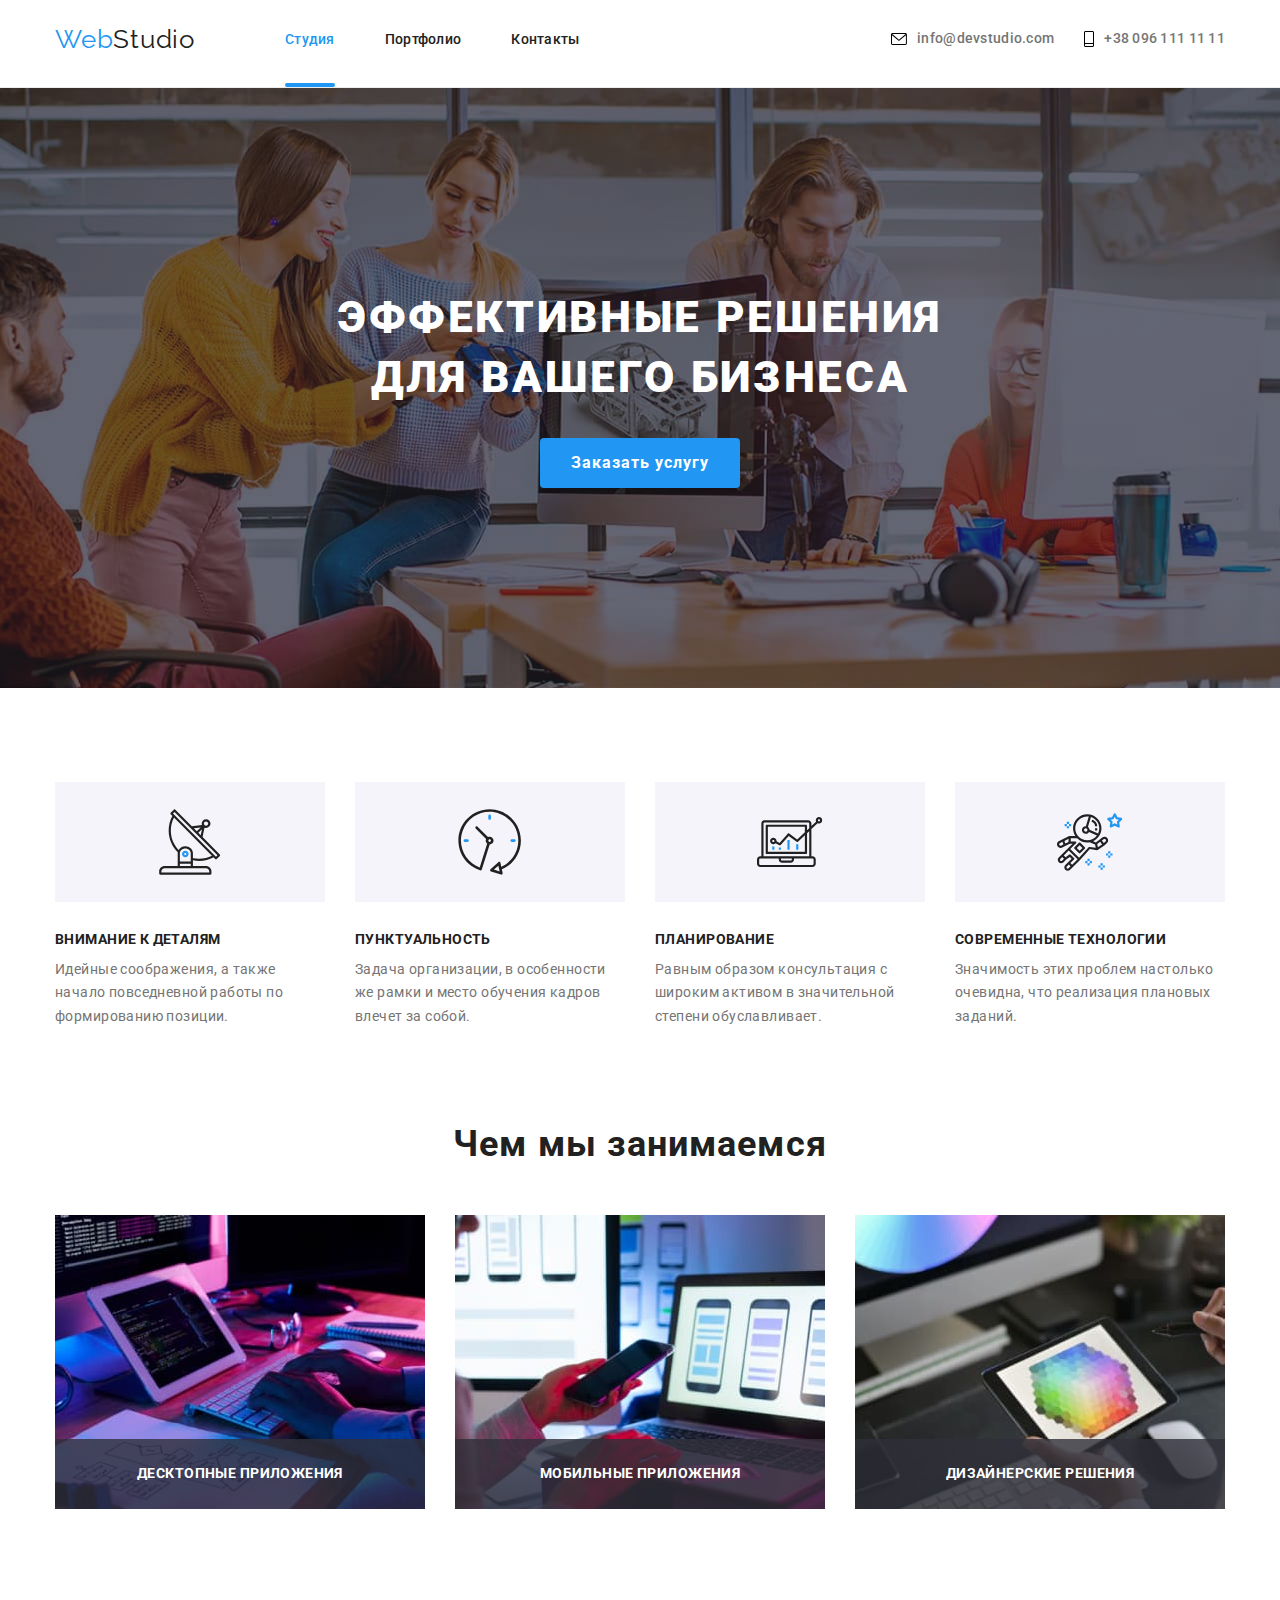
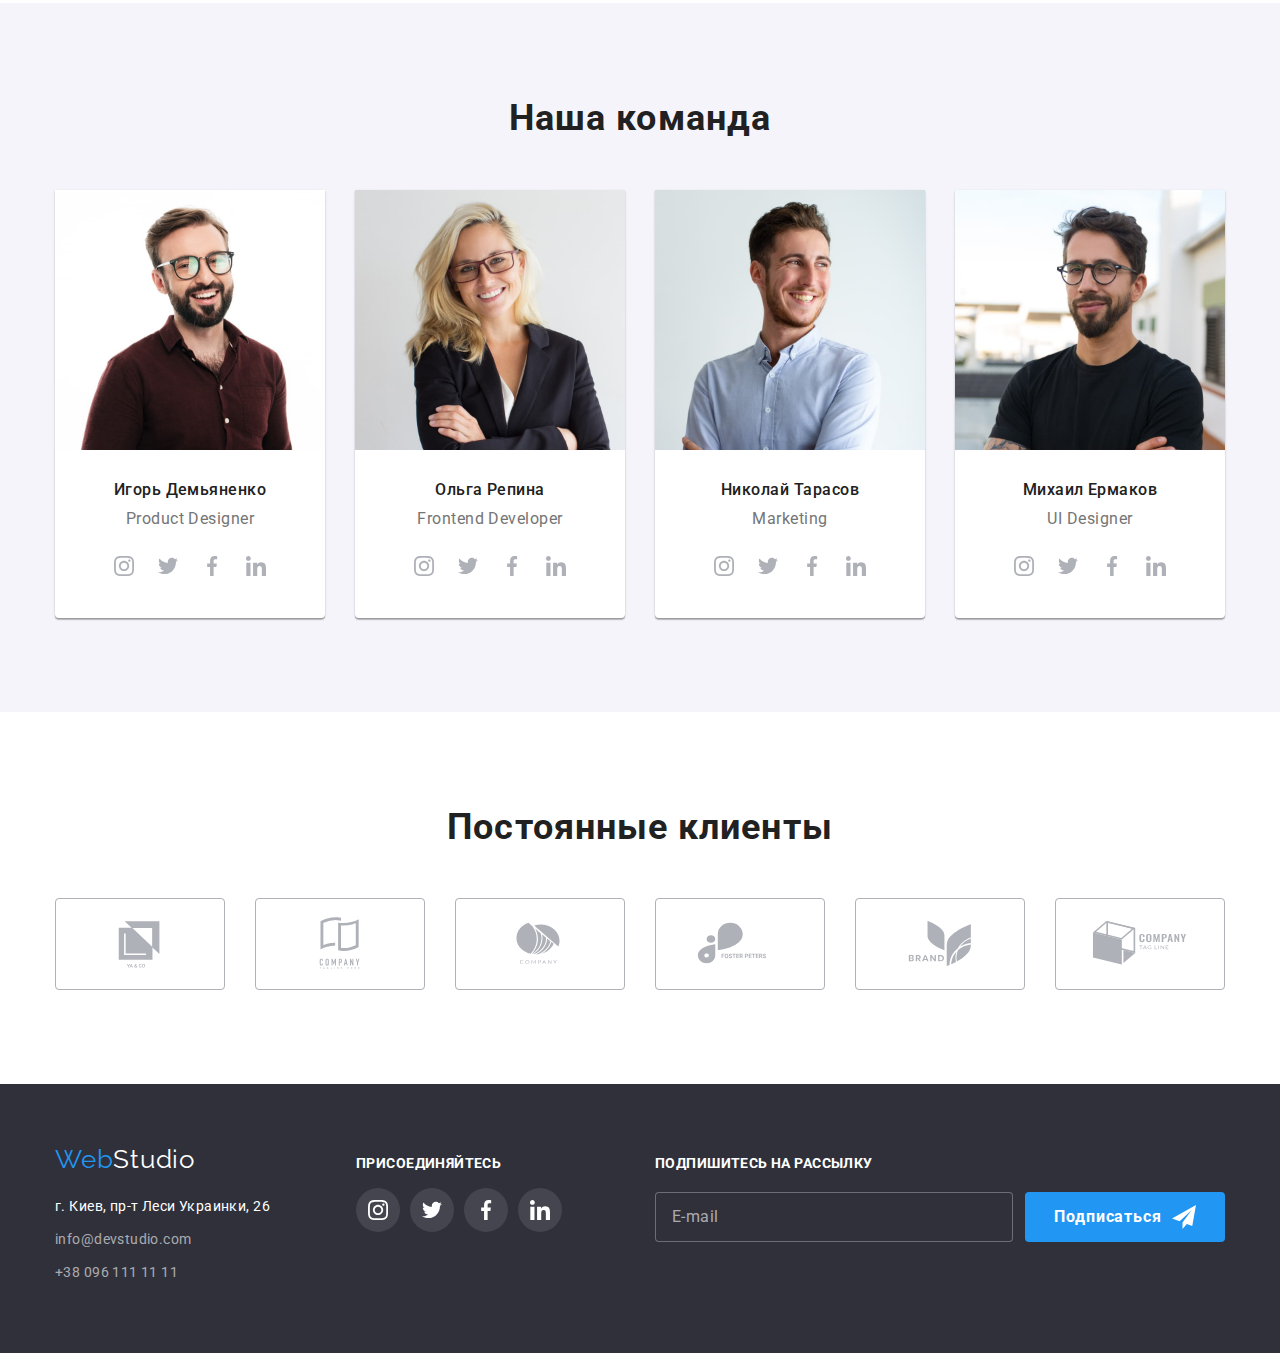
<file: index.html>
<!DOCTYPE html>
<html lang="ru">
<head>
    <meta charset="UTF-8">
    <meta http-equiv="X-UA-Compatible" content="IE=edge">
    <meta name="viewport" content="width=device-width, initial-scale=1.0">
    <title>Студия</title>
    <link rel="stylesheet" href="https://cdnjs.cloudflare.com/ajax/libs/modern-normalize/1.1.0/modern-normalize.min.css">
    <link href="https://fonts.googleapis.com/css2?family=Raleway:wght@700&family=Roboto:wght@400;500;700;900&display=swap"
    rel="stylesheet">
    <link rel="stylesheet" href="./CSS/main.min.css">
</head>
<body>
    <!------------Шапка сайта---------------->
    <header class="section-header">
        <div class="container section-header__container">
            <a href="./index.html" lang="en" class="logo logo--header-color section-header__logo">
                <span class="logo__web">Web</span>Studio
            </a>
            <nav>
                <div>
                    <ul class="header-list structure__header-list">
                        <li class="header-list__item"> <a class="header-list__link current" href="./index.html">Студия</a></li>
                        <li class="header-list__item"> <a class="header-list__link" href="./portfolio.html">Портфолио</a></li>
                        <li class="header-list__item"> <a class="header-list__link" href="">Контакты</a></li>
                    </ul>
                </div>

            </nav>
            <ul class="contact-list structure__contact-list">
                <li>
                    <a class="contact-list__mail" href="mailto:info@devstudio.com">info@devstudio.com
                        <svg class="contact-list__icon" width="16" height="12">
                            <use href="./images/icons.svg#icon-mail"></use>
                        </svg>
                    </a>
                </li>
                <li>
                    <a class="contact-list__tel" href="tel:+380961111111">+38 096 111 11 11
                    <svg class="contact-list__icon" width="10" height="16">
                        <use href="./images/icons.svg#icon-phone"></use>
                    </svg>
                    </a>
                </li>
            </ul>
        </div>
    </header>
    <!------------Мейн сайта----------------->
    <main>
        <!--Герой-->
        <section class="section-hero">
            <div class="container section-hero__container">
                <h1 class="section-hero__title">
                    Эффективные решения для вашего бизнеса
                </h1>
                <button type="button" class="btn structure__btn" data-modal-open>
                    Заказать услугу
                </button>
            </div>
        </section>
        <!--Особенности-->
        <section class="section-features">
            <div class="container">
                <h2 class="visually-hidden">Особенности</h2>
                <ul class="features-list">
                    <li class="features-list__item">
                        <div class="features-list__container">
                            <svg width="65.32px" height="70px">
                                <use href="./images/icons.svg#icon-antenna-1"></use>
                            </svg>
                        </div>
                        <h3 class="features-list__title">Внимание к деталям</h3>
                        <p class="features-list__text">Идейные соображения, а также начало повседневной работы по формированию позиции.</p>
                        
                        
                    </li>
                    <li class="features-list__item">
                        <div class="features-list__container">
                            <svg width="65.32px" height="70px">
                                <use href="./images/icons.svg#icon-clock-1"></use>
                            </svg>
                        </div>
                        <h3 class="features-list__title">Пунктуальность</h3>
                        <p class="features-list__text">Задача организации, в особенности же рамки и место обучения кадров влечет за собой.</p>
                    </li>
                    <li class="features-list__item">
                        <div class="features-list__container">
                            <svg width="65.32px" height="70px">
                                <use href="./images/icons.svg#icon-diagram-1"></use>
                            </svg>
                        </div>
                        <h3 class="features-list__title">Планирование</h3>
                        <p class="features-list__text">Равным образом консультация с широким активом в значительной степени обуславливает.</p>
                    </li>
                    <li class="features-list__item">
                        <div class="features-list__container">
                            <svg width="65.32px" height="70px">
                                <use href="./images/icons.svg#icon-astronaut-1"></use>
                            </svg>
                        </div>
                        <h3 class="features-list__title">Современные технологии</h3>
                        <p class="features-list__text">Значимость этих проблем настолько очевидна, что реализация плановых заданий.</p>
                    </li>
                </ul>
            </div>
         </section>
        <!--Примеры работ-->
        <section class="section-work">
            <div class="container">
                <h2 class="section-work__title">
                    Чем мы занимаемся
                </h2>
                <ul class="work-list">
                    <li class="work-list__item">
                        <img src="./images/image-1.jpg" alt="Программирование" width="370" height="294">
                        <p class="work-list__text">Десктопные приложения</p>
                    </li>
                    <li class="work-list__item">
                        <img src="./images/image-2.jpg" alt="Приложение для телефона" width="370" height="294">
                        <p class="work-list__text">Мобильные приложения</p>
                    </li>
                    <li class="work-list__item">
                        <img src="./images/image-3.jpg" alt="Дизайн" width="370" height="294">
                        <p class="work-list__text">Дизайнерские решения</p>
                    </li>
                </ul>
            </div>
        </section>
        <!--Наша команда-->
        <section class="section-team">
            <div class="container">
                <h2 class="section-team__title">Наша команда</h2>
                <ul class="section-team__list">
                    <li class="section-team__item">
                        <img src="./images/image-4.jpg" alt="Дизайнер" width="270" height="260">
                        <div class="card structure-card">
                            <h3 class="card__title">Игорь Демьяненко</h3>
                            <p lang="en" class="card__text">Product Designer</p>
                            <ul class="card__list">
                                <li>
                                    <a class="card__link" href="https://www.instagram.com/">
                                        <svg class="card__icon" width="20px" height="20px">
                                            <use href="./images/icons.svg#icon-instagram-2"></use>
                                        </svg>
                                    </a>
                                </li>
                                <li>
                                    <a class="card__link" href="">
                                        <svg class="card__icon" width="20px" height="20px">
                                            <use href="./images/icons.svg#icon-twitter-1"></use>
                                        </svg>
                                    </a>
                                </li>
                                <li>
                                    <a class="card__link" href="">
                                        <svg class="card__icon" width="20px" height="20px">
                                            <use href="./images/icons.svg#icon-facebook-1"></use>
                                        </svg>
                                    </a>
                                </li>
                                <li>
                                    <a class="card__link" href="">
                                        <svg class="card__icon" width="20px" height="20px">
                                            <use href="./images/icons.svg#icon-linkedin-1"></use>
                                        </svg>
                                    </a>
                                </li>
                            </ul>
                        </div>
                    </li>
                    <li class="section-team__item">
                        <img src="./images/image-5.jpg" alt="Разработчик" width="270" height="260">
                        <div class="card structure-card">
                            <h3 class="card__title">Ольга Репина</h3>
                            <p lang="en" class="card__text">Frontend Developer</p>
                            <ul class="card__list">
                                <li>
                                    <a class="card__link" href="https://www.instagram.com/">
                                        <svg class="card__icon" width="20px" height="20px">
                                            <use href="./images/icons.svg#icon-instagram-2"></use>
                                        </svg>
                                    </a>
                                </li>
                                <li>
                                    <a class="card__link" href="">
                                        <svg class="card__icon" width="20px" height="20px">
                                            <use href="./images/icons.svg#icon-twitter-1"></use>
                                        </svg>
                                    </a>
                                </li>
                                <li>
                                    <a class="card__link" href="">
                                        <svg class="card__icon" width="20px" height="20px">
                                            <use href="./images/icons.svg#icon-facebook-1"></use>
                                        </svg>
                                    </a>
                                </li>
                                <li>
                                    <a class="card__link" href="">
                                        <svg class="card__icon" width="20px" height="20px">
                                            <use href="./images/icons.svg#icon-linkedin-1"></use>
                                        </svg>
                                    </a>
                                </li>
                            </ul>
                        </div>
                    </li>
                    <li class="section-team__item">
                        <img src="./images/image-6.jpg" alt="Маркетолог" width="270" height="260">
                        <div class="card structure-card">
                            <h3 class="card__title">Николай Тарасов</h3>
                            <p lang="en" class="card__text">Marketing</p>
                            <ul class="card__list">
                                <li>
                                    <a class="card__link" href="https://www.instagram.com/">
                                        <svg class="card__icon" width="20px" height="20px">
                                            <use href="./images/icons.svg#icon-instagram-2"></use>
                                        </svg>
                                    </a>
                                </li>
                                <li>
                                    <a class="card__link" href="">
                                        <svg class="card__icon" width="20px" height="20px">
                                            <use href="./images/icons.svg#icon-twitter-1"></use>
                                        </svg>
                                    </a>
                                </li>
                                <li>
                                    <a class="card__link" href="">
                                        <svg class="card__icon" width="20px" height="20px">
                                            <use href="./images/icons.svg#icon-facebook-1"></use>
                                        </svg>
                                    </a>
                                </li>
                                <li>
                                    <a class="card__link" href="">
                                        <svg class="card__icon" width="20px" height="20px">
                                            <use href="./images/icons.svg#icon-linkedin-1"></use>
                                        </svg>
                                    </a>
                                </li>
                            </ul>
                        </div>
                    </li>
                    <li class="section-team__item">
                        <img src="./images/image-7.jpg" alt="Дизайнер" width="270" height="260">
                        <div class="card structure-card">
                            <h3 class="card__title">Михаил Ермаков</h3>
                            <p lang="en" class="card__text">UI Designer</p>
                            <ul class="card__list">
                                <li>
                                    <a class="card__link" href="https://www.instagram.com/">
                                        <svg class="card__icon" width="20px" height="20px">
                                            <use href="./images/icons.svg#icon-instagram-2"></use>
                                        </svg>
                                    </a>
                                </li>
                                <li>
                                    <a class="card__link" href="">
                                        <svg class="card__icon" width="20px" height="20px">
                                            <use href="./images/icons.svg#icon-twitter-1"></use>
                                        </svg>
                                    </a>
                                </li>
                                <li>
                                    <a class="card__link" href="">
                                        <svg class="card__icon" width="20px" height="20px">
                                            <use href="./images/icons.svg#icon-facebook-1"></use>
                                        </svg>
                                    </a>
                                </li>
                                <li>
                                    <a class="card__link" href="">
                                        <svg class="card__icon" width="20px" height="20px">
                                            <use href="./images/icons.svg#icon-linkedin-1"></use>
                                        </svg></a>
                                </li>
                            </ul>
                        </div>
                    </li>
                </ul>
            </div>
        </section>

        <!----------------------Постоянные клиенты ---------------->
        <section class="section-clients">
            <div class="container">
                <h2 class="section-clients__title">Постоянные клиенты</h2>
                <ul class="clients-list">
                    <li class="clients-list__item">
                        <a class="clients-list__link" href="">
                            <svg width="106px" height="60px">
                                <use href="./images/icons.svg#icon-Logo"></use>
                            </svg>
                        </a>
                    </li>
                    <li class="clients-list__item">
                        <a class="clients-list__link" href="">
                            <svg width="106px" height="60px">
                                <use href="./images/icons.svg#icon-Logo-1"></use>
                            </svg>
                        </a>
                    </li>
                    <li class="clients-list__item">
                        <a class="clients-list__link" href="">
                            <svg width="106px" height="60px"> 
                                <use href="./images/icons.svg#icon-Logo-2"></use>
                            </svg>
                        </a>
                    </li>
                    <li class="clients-list__item">
                        <a class="clients-list__link" href="">
                            <svg width="106px" height="60px">
                                <use href="./images/icons.svg#icon-Logo-3"></use>
                            </svg>
                        </a>
                    </li>
                    <li class="clients-list__item">
                        <a class="clients-list__link" href="">
                            <svg width="106px" height="60px">
                                <use href="./images/icons.svg#icon-Logo-4"></use>
                            </svg>
                        </a>
                    </li>
                    <li class="clients-list__item">
                        <a class="clients-list__link" href="">
                            <svg width="106px" height="60px">
                                <use href="./images/icons.svg#icon-Logo-5"></use>
                            </svg>
                        </a>
                    </li>
                </ul>
            </div>
        </section>
    </main>

    <!----------------Футер-------------------->

    <footer class="footer">
        <div class="container footer__container">
            <div class="footer-adress">
                <a href="" lang="en" class="logo logo--footer-color">
                    <span class="logo__web">Web</span>Studio
                </a>
                <address class="footer-adress__location">г. Киев, пр-т Леси Украинки, 26</address>
                <ul class="footer-list">
                    <li class="footer-list__item"><a class="footer-list__mail" href="mailto:info@devstudio.com">info@devstudio.com</a></li>
                    <li class="footer-list__item"><a class="footer-list__tel" href="tel:+380961111111">+38 096 111 11 11</a></li>
                </ul>
            </div>
            <div class="container-join">
                 <p class="container-join__text">Присоединяйтесь</p>
                    <ul class="join-list">
                        <li class="join-list__item">
                            <a class="join-list__link" href="https://www.instagram.com/">
                                <svg class="join-list__icon" width="20px" height="20px">
                                    <use href="./images/icons.svg#icon-instagram-2">
                                    </use>
                                </svg>
                            </a>
                        </li>
                        <li class="join-list__item">
                            <a class="join-list__link" href="">
                                <svg class="join-list__icon" width="20px" height="20px">
                                    <use href="./images/icons.svg#icon-twitter-1">
                                    </use>
                                </svg>
                            </a>
                        </li>
                        <li class="join-list__item">
                            <a class="join-list__link" href="">
                                <svg class="join-list__icon" width="20px" height="20px">
                                    <use href="./images/icons.svg#icon-facebook-1">
                                    </use>
                                </svg>
                            </a>
                        </li>
                        <li class="join-list__item">
                            <a class="join-list__link" href="">
                                <svg class="join-list__icon" width="20px" height="20px">
                                    <use href="./images/icons.svg#icon-linkedin-1"></use>
                                </svg>
                            </a>
                        </li>
                    </ul>
            </div>
                
                   
            <form name="subscribe" class="form-subscribe">
                <p class="form-subscribe__text">Подпишитесь на рассылку</p>
                <div class="form-subscribe__container">
                    <label for="subscribe" class="form-subscribe__label"></label>
                    <input class="form-subscribe__input" type="email" id="subscribe" name="subscribe" placeholder="E-mail">
                    <button class="form-subscribe__button" type="submit">Подписаться
                        <svg class="form-subscribe__icon" width="24" height="24">
                            <use href="./images/icons.svg#telegram"></use>
                        </svg>
                    </button>
                </div>
            </form>
                        
        </div>
    </footer>

<!-------- МОДАЛЬНОЕ ОКНО --------->


            <div class="backdrop is-hidden" data-modal>
                <div class="modal">
                    <button class="btn-close" data-modal-close>
                        <svg class="btn-close__icon" width="18" height="18">
                            <use href="./images/icons.svg#icon-close-black-18dp-2-1-2">
                            </use>
                        </svg>
                    </button>
                    
                    <form class="container-formular" action="" name="formular">
                        
                       
                                <p class="container-formular__text">Оставьте свои данные мы вам перезвоним</p>
                                
                                <label class="label-buy" for="name">Имя
                                    <span class="label-buy__container">
                                        <input class="label-buy__input" type="text" name="username" id="name" autofocus>
                                        <svg class="label-buy__icon" width="18" height="18">
                                            <use href="./images/icons.svg#icon-person-black-18dp-1-1"></use>
                                        </svg>
                                    </span>
                                </label>
                                    <label class="label-buy" for="phone">Телефон</label>
                                    <span class="label-buy__container">
                                        <input class="label-buy__input"  type="tel" name="phone" id="phone">
                                        <svg class="label-buy__icon" width="18" height="18">
                                            <use href="./images/icons.svg#icon-phone-black"></use>
                                        </svg>
                                    </span>
                               
                                    <label class="label-buy" for="email">Почта</label>
                                    <span class="label-buy__container">
                                        <input class="label-buy__input"  type="email" name="email" id="email">
                                        <svg class="label-buy__icon" width="18" height="18">
                                            <use href="./images/icons.svg#icon-email-black"></use>
                                        </svg>
                                    </span>
                                    <label class="label-buy" for="feedback">Комментарий</label>
                                    <textarea class="label-buy__textarea" name="feedback" id="feedback" cols="30" rows="10" placeholder="Введите текст"></textarea>
                                
                               
                                    <label class="checkbox" for="checkbox">
                                        
                                        <input class="checkbox__input" type="checkbox" id="checkbox" name="checkbox">
                                        Соглашаюсь с рассылкой и принимаю 
                                        <a class="checkbox__link" href="">Условия договора</a>
                                        <span class="checkbox__icon"></span>
                                              
                                    </label>
                                

                                <button class="structure-btn btn" type="submit">Отправить</button>
                        
                    </form>
                </div>
            </div>
                        
<script src="./js/modal.js"></script>
</body>
</html>
</file>
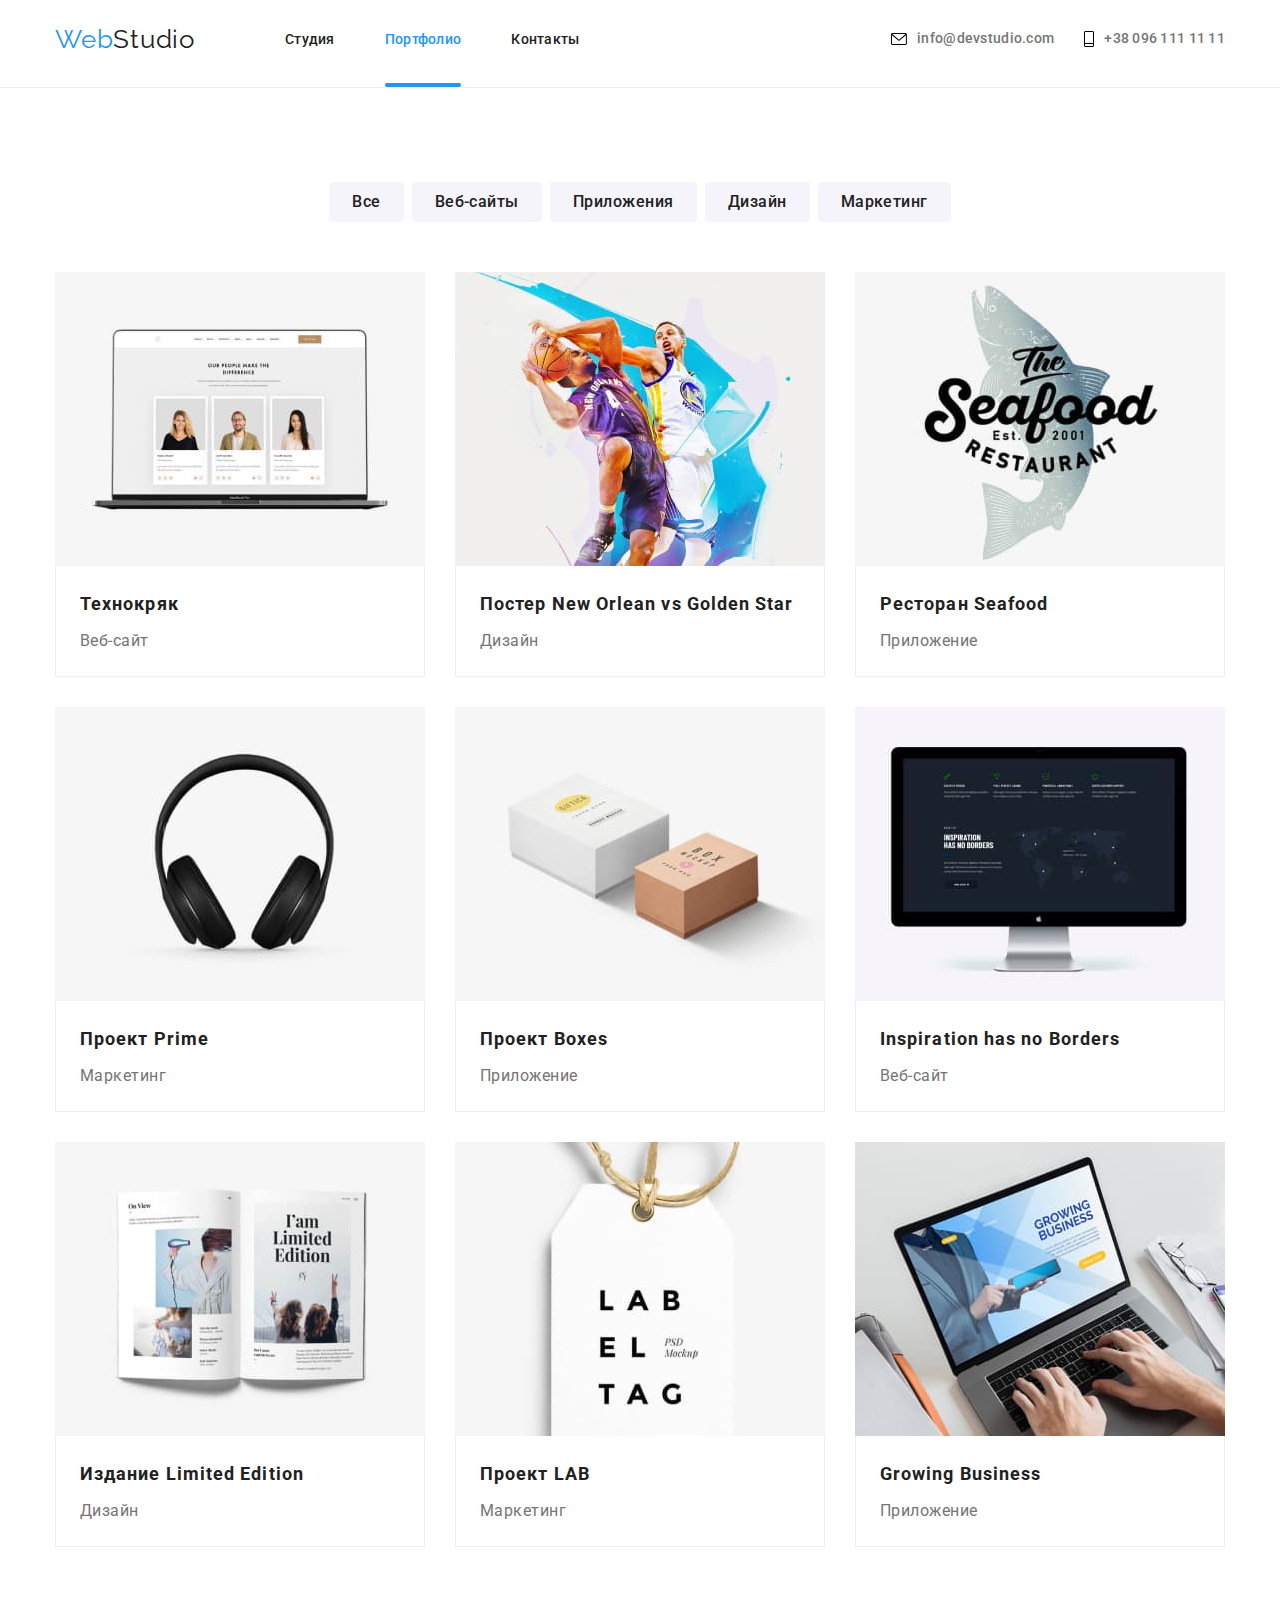
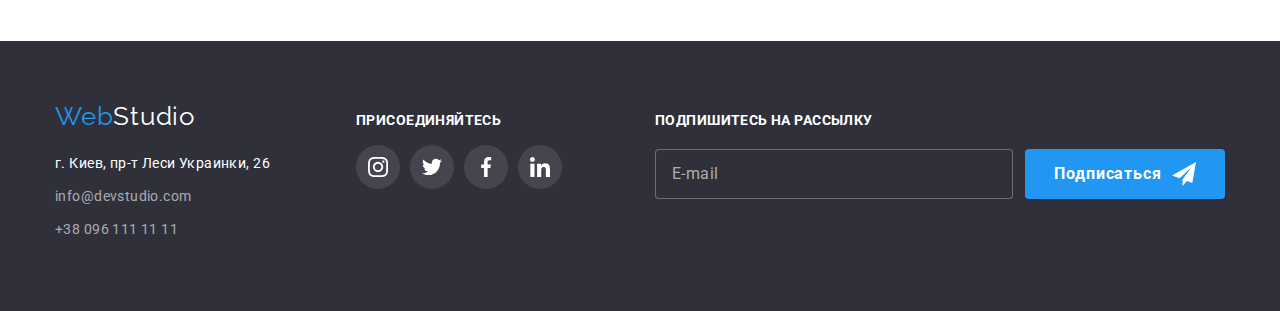
<file: portfolio.html>
<!DOCTYPE html>
<html lang="ru">

<head>
    <meta charset="UTF-8">
    <meta http-equiv="X-UA-Compatible" content="IE=edge">
    <meta name="viewport" content="width=device-width, initial-scale=1.0">
    <title>Портфолио</title>
    <link rel="stylesheet" href="https://cdnjs.cloudflare.com/ajax/libs/modern-normalize/1.1.0/modern-normalize.min.css">
    <link href="https://fonts.googleapis.com/css2?family=Raleway:wght@700&family=Roboto:wght@400;500;700;900&display=swap"
    rel="stylesheet">
    <link rel="stylesheet" href="./CSS/main.min.css">
</head>

<body>
    <!--Шапка сайта-->
<header class="section-header">
    <div class="container section-header__container">
        <a href="./index.html" lang="en" class="logo logo--header-color section-header__logo">
            <span class="logo__web">Web</span>Studio
        </a>
        <nav>
            <div>
                <ul class="header-list structure__header-list">
                    <li class="header-list__item"> <a class="header-list__link" href="./index.html">Студия</a>
                    </li>
                    <li class="header-list__item"> <a class="header-list__link current" href="./portfolio.html">Портфолио</a>
                    </li>
                    <li class="header-list__item"> <a class="header-list__link" href="">Контакты</a></li>
                </ul>
            </div>

        </nav>
        <ul class="contact-list structure__contact-list">
            <li>
                <a class="contact-list__mail" href="mailto:info@devstudio.com">info@devstudio.com
                    <svg class="contact-list__icon" width="16" height="12">
                        <use href="./images/icons.svg#icon-mail"></use>
                    </svg>
                </a>
            </li>
            <li>
                <a class="contact-list__tel" href="tel:+380961111111">+38 096 111 11 11
                    <svg class="contact-list__icon" width="10" height="16">
                        <use href="./images/icons.svg#icon-phone"></use>
                    </svg>
                </a>
            </li>
        </ul>
    </div>
</header>
    <!--Мейн сайта-->
    <main>
        
        <!--Cписок проектов.-->

        <section class="section-projects">
            <div class="container ">
                <ul class="btn-list">
                    <li class="btn-list__item"><button type="button" class="btn-list__button">Все</button></li>
                    <li class="btn-list__item"><button type="button" class="btn-list__button">Веб-сайты</button></li>
                    <li class="btn-list__item"><button type="button" class="btn-list__button">Приложения</button></li>
                    <li class="btn-list__item"><button type="button" class="btn-list__button">Дизайн</button></li>
                    <li class="btn-list__item"><button type="button" class="btn-list__button">Маркетинг</button></li>
                </ul>
                <h1 class="visually-hidden">Список проектов</h1>
                <ul class="project-list">
                    <li class="project-list__item">
                        <div class="project-wrap">
                            <img src="./images/image-8.jpg" alt="Пример веб-сайта" width="370" height="294">
                            <p class="project-wrap__text">
                                Ресурс предлагает комплексные предложения с разным уровнем функционала и сервисов. Все это позволит посетителю
                                получить
                                исчерпывающие сведения о компании или частном лице
                            </p>
                        </div>
                        <div class="section-text-card">
                            <h2 class="section-text-card__title">Технокряк</h2>
                            <p class="section-text-card__work">Веб-сайт</p>
                        </div>
                     </li>
                    <li class="project-list__item">
                        <div class="project-wrap">
                            <img src="./images/image-9.jpg" alt="Пример дизайна постера" width="370" height="294">
                            <p class="project-wrap__text">
                                Ресурс предлагает комплексные предложения с разным уровнем функционала и сервисов. Все это позволит посетителю
                                получить
                                исчерпывающие сведения о компании или частном лице
                            </p>
                        </div>
                        <div class="section-text-card">
                            <h2 class="section-text-card__title">Постер <span lang="en">New Orlean vs Golden Star</span></h2>
                            <p class="section-text-card__work">Дизайн</p>
                        </div>
                    </li>
                    <li class="project-list__item">
                        <div class="project-wrap">
                            <img src="./images/image-10.jpg" alt="Пример приложения ресторана" width="370" height="294">
                            <p class="project-wrap__text">
                                Ресурс предлагает комплексные предложения с разным уровнем функционала и сервисов. Все это позволит посетителю
                                получить
                                исчерпывающие сведения о компании или частном лице
                            </p>
                        </div>
                        <div class="section-text-card">
                            <h2 class="section-text-card__title">Ресторан <span lang="en">Seafood</span></h2>
                            <p class="section-text-card__work">Приложение</p>
                        </div>
                    </li>
                    <li class="project-list__item">
                        <div class="project-wrap">
                            <img src="./images/image-11.jpg" alt="Пример маркетинга" width="370" height="294">
                            <p class="project-wrap__text">
                                Ресурс предлагает комплексные предложения с разным уровнем функционала и сервисов. Все это позволит посетителю
                                получить
                                исчерпывающие сведения о компании или частном лице
                            </p>
                        </div>
                        <div class="section-text-card">
                            <h2 class="section-text-card__title">Проект <span lang="en">Prime</span></h2>
                            <p class="section-text-card__work">Маркетинг</p>
                        </div>
                    </li>
                    <li class="project-list__item">
                        <div class="project-wrap">
                            <img src="./images/image-12.jpg" alt="Пример приложения" width="370" height="294">
                            <p class="project-wrap__text">
                                Ресурс предлагает комплексные предложения с разным уровнем функционала и сервисов. Все это позволит посетителю
                                получить
                                исчерпывающие сведения о компании или частном лице
                            </p>
                        </div>
                        <div class="section-text-card">
                            <h2 class="section-text-card__title">Проект <span lang="en">Boxes</span></h2>
                            <p class="section-text-card__work">Приложение</p>
                        </div>
                    </li>
                    <li class="project-list__item">
                        <div class="project-wrap">
                            <img src="./images/image-13.jpg" alt="Пример веб-сайта" width="370" height="294">
                            <p class="project-wrap__text">
                                Ресурс предлагает комплексные предложения с разным уровнем функционала и сервисов. Все это позволит посетителю
                                получить
                                исчерпывающие сведения о компании или частном лице
                            </p>
                        </div>
                        <div class="section-text-card">
                            <h2 class="section-text-card__title" lang="en">Inspiration has no Borders</h2>
                            <p class="section-text-card__work">Веб-сайт</p>
                        </div>
                    </li>
                    <li class="project-list__item">
                        <div class="project-wrap">
                            <img src="./images/image-14.jpg" alt="Пример дизайна издания" width="370" height="294">
                            <p class="project-wrap__text">
                                Ресурс предлагает комплексные предложения с разным уровнем функционала и сервисов. Все это позволит посетителю
                                получить
                                исчерпывающие сведения о компании или частном лице
                            </p>
                        </div>
                        <div class="section-text-card"><h2 class="section-text-card__title">Издание <span lang="en">Limited Edition</span></h2>
                        <p class="section-text-card__work">Дизайн</p>
                        </div>
                    </li>
                    <li class="project-list__item">
                        <div class="project-wrap">
                            <img src="./images/image-15.jpg" alt="Пример маркетинга" width="370" height="294">
                            <p class="project-wrap__text">
                                Ресурс предлагает комплексные предложения с разным уровнем функционала и сервисов. Все это позволит посетителю
                                получить
                                исчерпывающие сведения о компании или частном лице
                            </p>
                        </div>
                       <div class="section-text-card">
                            <h2 class="section-text-card__title">Проект <span lang="en">LAB</span></h2>
                            <p class="section-text-card__work">Маркетинг</p>
                       </div>
                    </li>
                    <li class="project-list__item">
                        <div class="project-wrap">
                            <img src="./images/image-16.jpg" alt="Пример приложения" width="370" height="294">
                            <p class="project-wrap__text">
                                Ресурс предлагает комплексные предложения с разным уровнем функционала и сервисов. Все это позволит посетителю
                                получить
                                исчерпывающие сведения о компании или частном лице
                            </p>
                        </div>
                        <div class="section-text-card">
                            <h2 class="section-text-card__title" lang="en">Growing Business</h2>
                            <p class="section-text-card__work">Приложение</p>
                        </div>
                    </li>
                </ul>
            </div>
        </section>
        
    </main>
        <footer class="footer">
            <div class="container footer__container">
                <div class="footer-adress">
                    <a href="./index.html" lang="en" class="logo logo--footer-color">
                        <span class="logo__web">Web</span>Studio
                    </a>
                    <address class="footer-adress__location">г. Киев, пр-т Леси Украинки, 26</address>
                    <ul class="footer-list">
                        <li class="footer-list__item"><a class="footer-list__mail"
                                href="mailto:info@devstudio.com">info@devstudio.com</a></li>
                        <li class="footer-list__item"><a class="footer-list__tel" href="tel:+380961111111">+38 096 111 11 11</a>
                        </li>
                    </ul>
                </div>
                <div class="container-join">
                    <p class="container-join__text">Присоединяйтесь</p>
                    <ul class="join-list">
                        <li class="join-list__item">
                            <a class="join-list__link" href="https://www.instagram.com/">
                                <svg class="join-list__icon" width="20px" height="20px">
                                    <use href="./images/icons.svg#icon-instagram-2">
                                    </use>
                                </svg>
                            </a>
                        </li>
                        <li class="join-list__item">
                            <a class="join-list__link" href="">
                                <svg class="join-list__icon" width="20px" height="20px">
                                    <use href="./images/icons.svg#icon-twitter-1">
                                    </use>
                                </svg>
                            </a>
                        </li>
                        <li class="join-list__item">
                            <a class="join-list__link" href="">
                                <svg class="join-list__icon" width="20px" height="20px">
                                    <use href="./images/icons.svg#icon-facebook-1">
                                    </use>
                                </svg>
                            </a>
                        </li>
                        <li class="join-list__item">
                            <a class="join-list__link" href="">
                                <svg class="join-list__icon" width="20px" height="20px">
                                    <use href="./images/icons.svg#icon-linkedin-1"></use>
                                </svg>
                            </a>
                        </li>
                    </ul>
                </div>
        
        
                <form name="subscribe" class="form-subscribe">
                    <p class="form-subscribe__text">Подпишитесь на рассылку</p>
                    <div class="form-subscribe__container">
                        <label for="subscribe" class="form-subscribe__label"></label>
                        <input class="form-subscribe__input" type="email" id="subscribe" name="subscribe" placeholder="E-mail">
                        <button class="form-subscribe__button" type="submit">Подписаться
                            <svg class="form-subscribe__icon" width="24" height="24">
                                <use href="./images/icons.svg#telegram"></use>
                            </svg>
                        </button>
                    </div>
                </form>
        
            </div>
        </footer>
</body>

</html>
</file>
<file: CSS/main.min.css>
:root{--header-background-color: #FFFFFF;--basic-color-text: #212121;--secondary-color-text: #757575;--basic-main-background-color: #E5E5E5;--secondary-main-background-color: #F5F4FA;--hero-footer-background-color: #2F303A}p,h1,h2,h3,h4,h5,h6{margin:0}ul,ol{margin:0;padding-left:0}img{display:block}body{font-family:Roboto,sans-serif;color:var(--basic-color-text)}.visually-hidden{position:absolute;white-space:nowrap;width:1px;height:1px;overflow:hidden;border:0;padding:0;clip:rect(0 0 0 0);clip-path:inset(50%);margin:-1px}.container{width:1200px;margin:0 auto;padding-left:15px;padding-right:15px}.btn{font-size:16px;font-weight:700;line-height:1.88;min-width:200px;height:50px;border:1px solid rgba(0,0,0,0);border-radius:4px;text-align:center;cursor:pointer;background:var(--secondary-main-background-color);font-family:"Roboto",sans-serif;letter-spacing:.06em;color:#fff;background-color:#2196f3;box-shadow:0px 4px 4px rgba(0,0,0,.15)}.btn:hover,.btn:focus{background-color:#188ce8}.logo,.logo__web{font-size:26px;line-height:1.19;font-family:"Raleway";letter-spacing:.03em;text-decoration:none}.logo__web{color:#2196f3}.backdrop{position:fixed;top:0;left:0;width:100%;height:100%;background-color:rgba(0,0,0,.2);transition:opacity 250ms,visibility 250ms}.backdrop.is-hidden{opacity:0;pointer-events:none;visibility:hidden}.modal{position:absolute;top:50%;left:50%;transform:translate(-50%, -50%);width:528px;min-height:581px;background:#fff;box-shadow:0px 1px 3px rgba(0,0,0,.12),0px 1px 1px rgba(0,0,0,.14),0px 2px 1px rgba(0,0,0,.2);border-radius:4px}.btn-close{position:absolute;top:8px;right:8px;width:30px;height:30px;display:flex;align-items:center;justify-content:center;background:#fff;border:1px solid rgba(0,0,0,.1);border-radius:50%;cursor:pointer}.btn-close__icon{transition-property:fill;transition-duration:250ms;transition-timing-function:cubic-bezier(0.4, 0, 0.2, 1)}.btn-close:hover>.btn-close__icon,.btn-close:focus>.btn-close__icon{fill:#2196f3}.container-formular{padding-top:40px;padding-left:40px;padding-right:40px;padding-bottom:40px}.container-formular__text{font-size:20px;font-weight:700;line-height:1.15;margin-bottom:12px;text-align:center;letter-spacing:.03em;color:var(--basic-color-text)}.label-buy{font-size:12px;line-height:1.17;letter-spacing:.01em;color:var(--secondary-color-text)}.label-buy__input{position:relative;width:100%;padding-left:42px;height:40px;border:1px solid rgba(33,33,33,.2);border-radius:4px;outline:rgba(0,0,0,0);transition-property:border-color;transition-duration:250ms;transition-timing-function:cubic-bezier(0.4, 0, 0.2, 1)}.label-buy__container{display:flex;position:relative;margin-bottom:10px;margin-top:4px;width:100%}.label-buy__textarea{font-size:12px;line-height:1.17;width:100%;height:120px;padding:12px 16px 12px 16px;margin-top:4px;resize:none;letter-spacing:.01em;color:var(--basic-color-text);border:1px solid rgba(33,33,33,.2);border-radius:4px}.label-buy__textarea::placeholder{font-size:12px;line-height:1.17;letter-spacing:.01em;color:rgba(117,117,117,.5)}.label-buy__icon{display:flex;position:absolute;top:50%;margin-left:20px;transform:translate(-50%, -50%);fill:var(--basic-color-text);transition-property:fill;transition-duration:250ms;transition-timing-function:cubic-bezier(0.4, 0, 0.2, 1)}.label-buy__input:focus{border-color:#2196f3}.label-buy__input:focus+.label-buy__icon{fill:#2196f3}.label-buy__textarea{outline:rgba(0,0,0,0)}.label-buy__textarea:focus{border-color:#2196f3}.container-modal-checkbox{padding-left:14px;margin-top:20px;margin-bottom:30px}.checkbox{display:flex;align-items:center;margin-left:38px;margin-top:20px;margin-bottom:40px;width:100%;font-size:14px;line-height:1.71;letter-spacing:.03em;color:#757575}.checkbox__link{margin-left:5px;font-size:14px;line-height:1.71;letter-spacing:.03em;color:#2196f3}.checkbox__input{position:absolute;white-space:nowrap;width:1px;height:1px;overflow:hidden;border:0;padding:0;clip:rect(0 0 0 0);clip-path:inset(50%);margin:-1px;font-size:14px;line-height:1.71;letter-spacing:.03em;color:#757575}.checkbox__icon{margin-left:-23px;position:absolute;width:16px;height:15px;margin-right:8.4px;border:2px solid var(--basic-color-text);border-radius:2px;transition-property:background-image;transition-duration:250ms;transition-timing-function:cubic-bezier(0.4, 0, 0.2, 1);background-color:var(--header-background-color)}.checkbox__input:checked~.checkbox__icon{border-color:#2196f3;background-color:#2196f3;background-image:url("data:image/svg+xml;charset=utf8,%3Csvg width='13' height='10' viewBox='0 0 13 10' fill='none' xmlns='http://www.w3.org/2000/svg'%3E%3Cpath d='M1.95703 4.75166L1.88825 4.68604L1.81923 4.75141L0.93123 5.59258L0.854858 5.66492L0.930974 5.73753L4.42671 9.07236L4.49574 9.1382L4.56476 9.07236L12.069 1.91352L12.1449 1.84116L12.069 1.76881L11.1873 0.927644L11.1183 0.861826L11.0493 0.927611L4.49577 7.17353L1.95703 4.75166Z' fill='white' stroke='white' stroke-width='0.2'/%3E%3C/svg%3E")}.checkbox__input:focus~.checkbox__icon{border-color:#2196f3}.checkbox__input:checked:focus~.checkbox__icon{background-image:url("data:image/svg+xml;charset=utf8,%3Csvg width='13' height='10' viewBox='0 0 13 10' fill='none' xmlns='http://www.w3.org/2000/svg'%3E%3Cpath d='M1.95703 4.75166L1.88825 4.68604L1.81923 4.75141L0.93123 5.59258L0.854858 5.66492L0.930974 5.73753L4.42671 9.07236L4.49574 9.1382L4.56476 9.07236L12.069 1.91352L12.1449 1.84116L12.069 1.76881L11.1873 0.927644L11.1183 0.861826L11.0493 0.927611L4.49577 7.17353L1.95703 4.75166Z' fill='white' stroke='white' stroke-width='0.2'/%3E%3C/svg%3E")}.section-header{padding-top:24px;padding-bottom:32px;border-bottom:1px solid #ececec;background-color:var(--header-background-color)}.section-header__logo{margin-right:90px}.logo--header-color{color:var(--basic-color-text)}.section-header__container{display:flex;align-items:center}.header-list{display:flex;list-style:none;align-items:center}.header-list__item{position:relative;transition-property:color;transition-duration:250ms}.header-list__link{position:relative;font-family:"Roboto",sans-serif;font-size:14px;font-weight:500;line-height:1.14;letter-spacing:.02em;color:var(--basic-color-text);text-decoration:none;transition-property:color;transition-duration:250ms;transition-timing-function:cubic-bezier(0.4, 0, 0.2, 1)}.header-list__item:hover::after{opacity:1}.header-list__item:not(:last-child){margin-right:50px}.header-list__link:hover,.header-list__link:focus{color:#2196f3;fill:#2196f3;outline:rgba(0,0,0,0)}.header-list__link.current::after{position:absolute;left:0;bottom:-39.5px;content:"";height:4px;width:100%;display:block;border-radius:2px;background:#2196f3}.structure__header-list{margin-left:auto}.contact-list{display:flex;list-style:none;align-items:center}.contact-list__mail,.contact-list__tel{font-family:"Roboto",sans-serif;font-size:14px;font-weight:500;line-height:1.14;letter-spacing:.02em;text-decoration:none;color:var(--secondary-color-text);align-items:center;transition-property:color;transition-duration:250ms;transition-timing-function:cubic-bezier(0.4, 0, 0.2, 1)}.contact-list__mail{display:flex;flex-direction:row-reverse;margin-right:30px}.contact-list__icon{margin-right:10px;transition-property:fill;transition-duration:250ms;transition-timing-function:cubic-bezier(0.4, 0, 0.2, 1)}.contact-list__tel{display:flex;flex-direction:row-reverse}.contact-list__icon:hover,.contact-list__icon:focus{color:#2196f3;fill:#2196f3;outline:rgba(0,0,0,0)}.contact-list__mail:hover,.contact-list__mail:focus,.contact-list__tel:hover,.contact-list__tel:focus,.contact-list__icon:hover,.contact-list__icon:focus{color:#2196f3;fill:#2196f3;outline:rgba(0,0,0,0)}.structure__contact-list{margin-left:auto}.current{color:#2196f3}.section-hero{background-image:linear-gradient(rgba(47, 48, 58, 0.4), rgba(47, 48, 58, 0.4)),url(../images/hero.jpg);background-position:center;background-repeat:no-repeat;max-width:1600}.section-hero__container{padding-top:200px;padding-bottom:200px;display:flex;flex-direction:column;align-items:center;text-align:center}.section-hero__title{margin-bottom:30px;max-width:696px;font-weight:900;font-size:44px;line-height:1.36;letter-spacing:.06em;text-transform:uppercase;color:#fff}.structure-btn{display:flex;justify-content:center;align-items:center;margin:0 auto}.features-list__container{width:270px;height:120px;margin-bottom:30px;display:flex;justify-content:center;background-color:var(--secondary-main-background-color);align-items:center}.features-list{list-style:none;display:flex;margin-left:-30px}.features-list__item{flex-basis:calc(25% - 30px);max-width:270px;margin-left:30px}.features-list__title{margin-bottom:10px;max-width:270px;font-size:14px;line-height:1.14;letter-spacing:.03em;text-transform:uppercase;color:var(--basic-color-text)}.features-list__text{font-size:14px;line-height:1.71;letter-spacing:.03em;color:var(--secondary-color-text)}.features-list__item:nth-child(n+2){margin-left:30px}.section-features{padding-top:94px;background-color:var(--header-background-color)}.section-work{padding-top:94px;padding-bottom:94px;background-color:var(--header-background-color)}.section-work__title{margin-bottom:50px;text-align:center;font-size:36px;line-height:1.17;letter-spacing:.03em;color:var(--basic-color-text)}.work-list{list-style:none;display:flex}.work-list__item:nth-child(n+2){margin-left:30px}.work-list__item{position:relative}.work-list__text{position:absolute;bottom:0px;width:370px;height:70px;padding-bottom:27px;padding-top:27px;font-size:14px;font-weight:700;line-height:1.14;text-align:center;letter-spacing:.03em;text-transform:uppercase;background-color:rgba(47,48,58,.8);color:var(--header-background-color)}.section-team{padding-top:94px;padding-bottom:94px;background-color:var(--secondary-main-background-color)}.section-team__title{text-align:center;font-size:36px;line-height:1.17;letter-spacing:.03em;color:var(--basic-color-text)}.section-team__list{list-style:none;display:flex}.section-team__item:not(:last-child){margin-right:30px}.section-team__item{width:270px;height:428px;margin-top:50px;background-color:var(--header-background-color);box-shadow:0px 1px 3px rgba(0,0,0,.12),0px 1px 1px rgba(0,0,0,.14),0px 2px 1px rgba(0,0,0,.2);border-radius:0px 0px 4px 4px}.card{text-align:center}.card__title{margin-bottom:10px;font-size:16px;font-weight:500;line-height:1.19;letter-spacing:.03em;color:var(--basic-color-text)}.card__list{list-style:none;display:flex;justify-content:center}.card__text{font-size:16px;font-weight:400;line-height:1.19;letter-spacing:.03em;color:var(--secondary-color-text)}.card__link{margin-top:16px;display:flex;width:44px;height:44px;border-radius:50%;align-items:center;justify-content:center;transition-property:background-color;transition-duration:250ms;transition-timing-function:cubic-bezier(0.4, 0, 0.2, 1)}.card__icon{fill:#afb1b8;transition-property:fill;transition-duration:250ms;transition-timing-function:cubic-bezier(0.4, 0, 0.2, 1)}.card__link:hover{background-color:#2196f3}.card__link:focus{background-color:#2196f3;outline:rgba(0,0,0,0)}.card__link:hover .card__icon,.card__link:focus .card__icon{fill:var(--header-background-color)}.structure-card{padding-top:30px;padding-bottom:30px}.join-list{list-style:none;display:flex;justify-content:center}.join-list__item{margin-top:16px;margin-bottom:30px}.section-clients{padding-top:94px;padding-bottom:94px}.section-clients__title{font-size:36px;line-height:1.17;text-align:center;letter-spacing:.03em;color:var(--basic-color-text);margin-bottom:50px}.clients-list{list-style:none;display:flex}.clients-list__item{width:170px;height:92px;border:1px solid #afb1b8;border-radius:4px;display:flex;align-items:center;justify-content:center;transition-property:border;transition-duration:250ms;transition-timing-function:cubic-bezier(0.4, 0, 0.2, 1)}.clients-list__item:not(:last-child){margin-right:30px}.clients-list__link{display:flex;justify-content:center;align-items:center;width:100%;height:100%;fill:#afb1b8;transition-property:fill;transition-duration:250ms;transition-timing-function:cubic-bezier(0.4, 0, 0.2, 1)}.clients-list__item:hover,.clients-list__item:focus{border:1px solid #2196f3}.clients-list__link:hover{fill:#2196f3}.clients-list__link:focus{fill:#2196f3;outline:1px solid #2196f3}.clients-list__item:hover .clients-list__link{fill:#2196f3}.clients-list__item:focus .clients-list__link{fill:#2196f3;outline:rgba(0,0,0,0)}.footer{background-color:var(--hero-footer-background-color);padding-top:60px;padding-bottom:60px}.footer-adress{width:231px}.footer-adress__location{margin-top:20px;margin-bottom:9px;font-size:14px;line-height:1.71;letter-spacing:.03em;color:var(--header-background-color);font-style:normal}.logo--footer-color{color:var(--header-background-color)}.footer-list{list-style:none}.footer-list__mail{font-size:14px;line-height:1.71;letter-spacing:.03em;text-decoration:none;color:rgba(255,255,255,.6)}.footer-list__tel{font-size:14px;line-height:1.71;letter-spacing:.03em;text-decoration:none;color:rgba(255,255,255,.6)}.footer-list__item{margin-bottom:9px}.join-list__item:not(:last-child){margin-right:10px}.footer__container{display:flex;align-items:baseline}.container-join{width:206px;margin-left:70px}.container-join__text{font-size:14px;font-weight:700;line-height:1.14;letter-spacing:.03em;text-transform:uppercase;color:var(--header-background-color)}.join-list__link{display:flex;align-items:center;justify-content:center;width:44px;height:44px;background-color:rgba(255,255,255,.1);border-radius:50%;transition-property:background-color;transition-duration:250ms;transition-timing-function:cubic-bezier(0.4, 0, 0.2, 1)}.join-list__link:hover{background-color:#2196f3}.join-list__link:focus{background-color:#2196f3;outline:rgba(0,0,0,0)}.join-list__icon{fill:var(--header-background-color)}.form-subscribe__container{display:flex;margin-top:20px;height:50px;margin-left:93px}.form-subscribe__label{display:flex;font-size:14px;font-weight:700;line-height:1.14;letter-spacing:.03em;text-transform:uppercase;color:var(--header-background-color)}.form-subscribe__input{padding-left:16px;width:358px;font-size:16px;line-height:1.25;letter-spacing:.03em;color:var(--header-background-color);border:1px solid rgba(255,255,255,.3);border-radius:4px;background-color:var(--hero-footer-background-color)}.form-subscribe__input::placeholder{font-size:16px;line-height:1.25;letter-spacing:.03em;color:rgba(255,255,255,.6)}.form-subscribe__button{display:flex;align-items:center;justify-content:center;padding:0;margin-left:12px;width:200px;height:50px;background:#2196f3;border-radius:4px;border:none;font-size:16px;font-weight:700;line-height:1.88;letter-spacing:.06em;color:var(--header-background-color);cursor:pointer}.form-subscribe__button:hover,.form-subscribe__button:focus{background-color:#188ce8}.form-subscribe__text{margin-left:93px;font-size:14px;font-weight:700;line-height:1.14;letter-spacing:.03em;text-transform:uppercase;color:var(--header-background-color)}.form-subscribe__icon{margin-left:10px}.btn-list{background-color:var(--header-background-color);list-style:none;display:flex;justify-content:center;margin-bottom:50px}.btn-list__item{margin-left:8px}.btn-list__item:first-child{margin-left:0px}.btn-list__button{padding:6px 22px 6px 22px;max-width:200px;border:1px solid rgba(0,0,0,0);border-radius:4px;justify-content:center;cursor:pointer;background:var(--secondary-main-background-color);font-family:"Roboto",sans-serif;font-size:16px;font-weight:500;line-height:1.63;display:flex;letter-spacing:.03em;color:var(--basic-color-text);transition-property:background-color;transition-property:color;transition-duration:250ms;transition-timing-function:cubic-bezier(0.4, 0, 0.2, 1);transition-property:background-color;transition-duration:250ms;transition-timing-function:cubic-bezier(0.4, 0, 0.2, 1)}.btn-list__button:hover{background-color:#2196f3;color:var(--header-background-color);box-shadow:0px 3px 1px rgba(0,0,0,.1),0px 1px 2px rgba(0,0,0,.08),0px 2px 2px rgba(0,0,0,.12)}.btn-list__button:focus{background-color:#2196f3;color:var(--header-background-color);outline:rgba(0,0,0,0)}.section-projects{padding-top:94px;padding-bottom:94px;background-color:var(--header-background-color)}.project-list{list-style:none;display:flex;flex-wrap:wrap;margin-left:-30px;margin-bottom:-30px}.project-list__item{position:relative;flex-basis:calc(33.3333333333% - 33px);margin-left:30px;margin-bottom:30px;transition-property:box-shadow;transition-duration:250ms;transition-timing-function:cubic-bezier(0.4, 0, 0.2, 1)}.project-list__item:hover .project-wrap__text{transform:translateY(0%)}.project-list__item:hover,.project-list__item:focus{box-shadow:0px 1px 1px rgba(0,0,0,.12),0px 4px 4px rgba(0,0,0,.06),1px 4px 6px rgba(0,0,0,.16)}.project-wrap{position:relative;overflow:hidden;text-align:center;justify-content:center}.project-wrap__text{position:absolute;top:0;align-items:center;justify-content:center;text-align:center;height:100%;padding-right:24px;padding-left:24px;display:flex;font-size:18px;font-weight:400;line-height:1.56;letter-spacing:.03em;color:#fff;background:rgba(33,150,243,.9);transform:translateY(100%);transition:transform 250ms;transition-timing-function:cubic-bezier(0.4, 0, 0.2, 1)}.section-text-card{border-right:1px solid #eee;border-bottom:1px solid #eee;border-left:1px solid #eee;padding:20px 24px}.section-text-card__title{margin-bottom:4px;font-size:18px;line-height:2;letter-spacing:.06em;color:var(--basic-color-text)}.section-text-card__work{font-size:16px;font-weight:400;line-height:1.88;letter-spacing:.03em;color:var(--secondary-color-text)}/*# sourceMappingURL=main.min.css.map */
</file>
